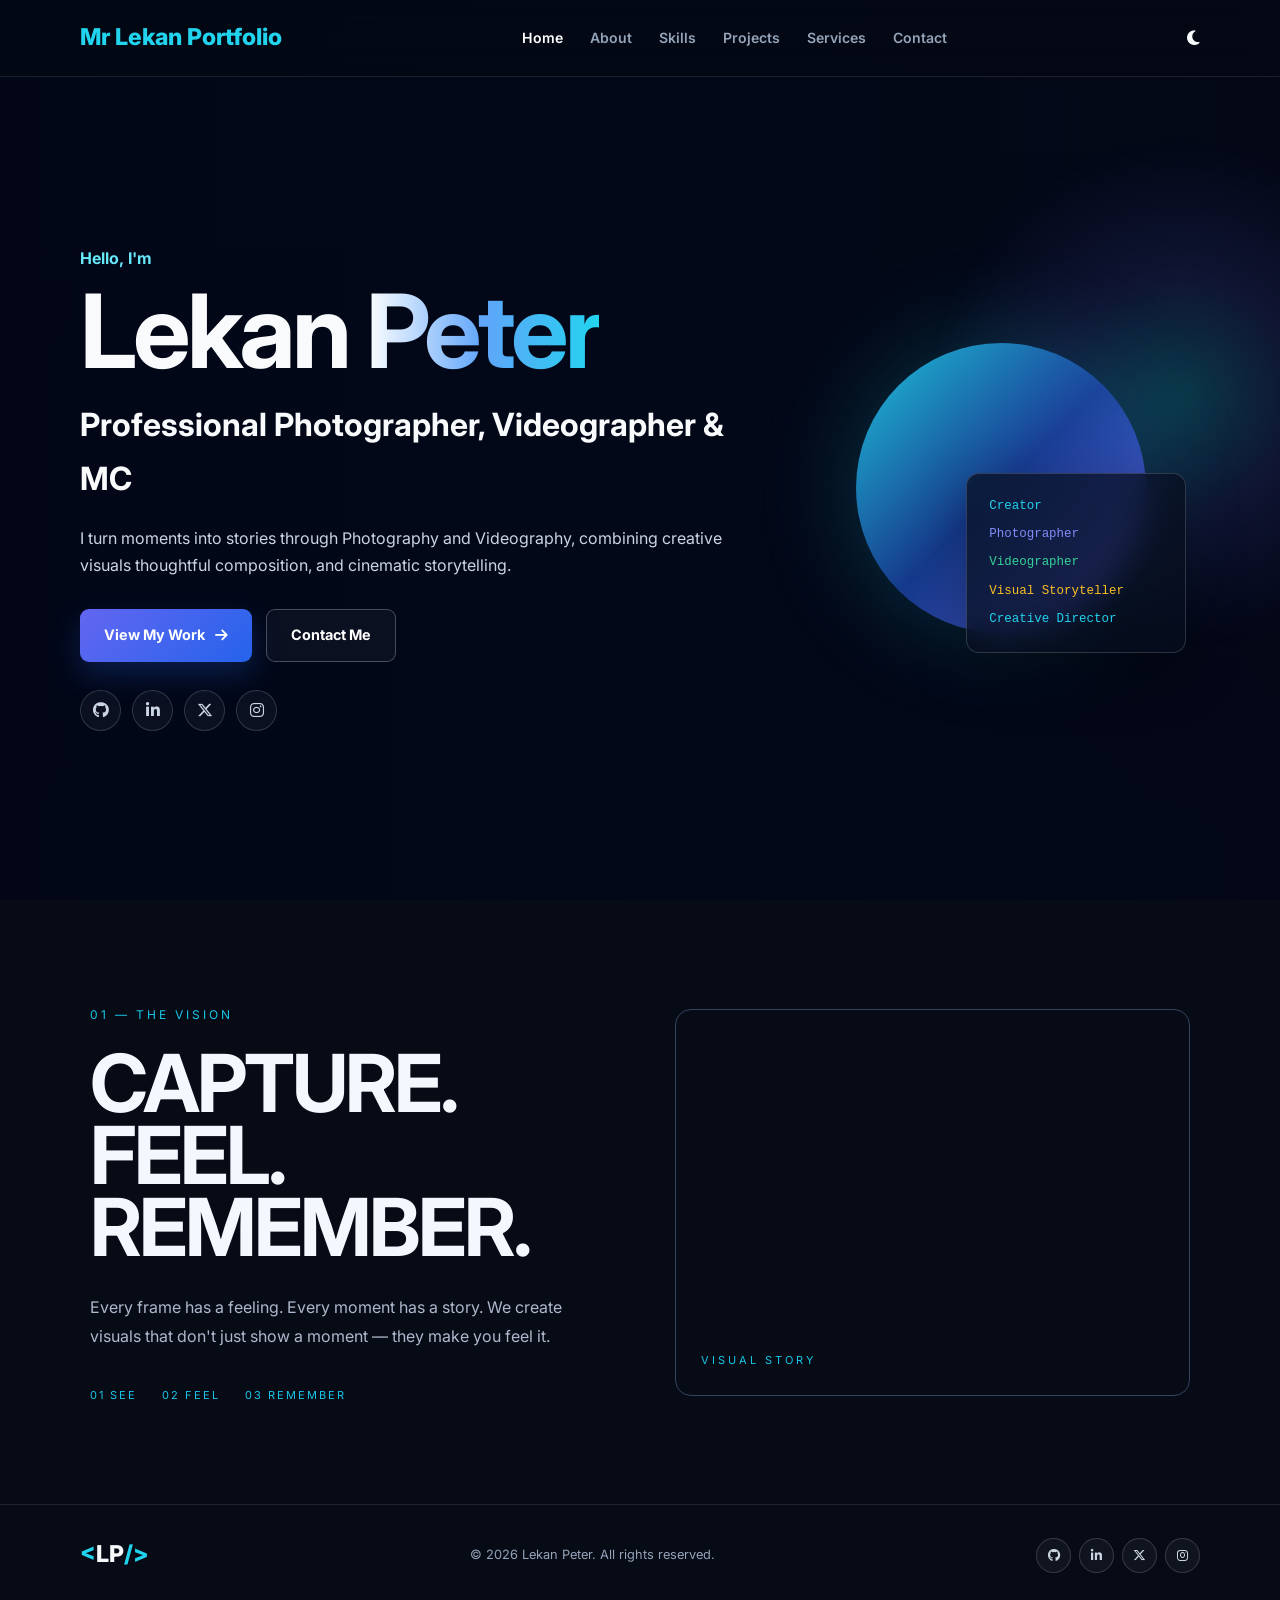
<file: index.html>
<!DOCTYPE html>
<html lang="en">
<head>
    <meta charset="UTF-8">
    <meta name="viewport" content="width=device-width, initial-scale=1.0">
    <meta name="description" content="Lekan Peter — Full-Stack Web Developer portfolio">
    <title>Home | Lekan Peter</title>
    <link rel="stylesheet" href="Portfolio.css">
    <link rel="preconnect" href="https://fonts.googleapis.com">
    <link rel="preconnect" href="https://fonts.gstatic.com" crossorigin>
    <link href="https://fonts.googleapis.com/css2?family=Inter:wght@400;500;600;700;800&display=swap" rel="stylesheet">
    <link rel="stylesheet" href="https://cdnjs.cloudflare.com/ajax/libs/font-awesome/6.5.2/css/all.min.css">
</head>
<body>
<header class="header">
    <nav class="navbar container">
        <a href="home.html" class="logo"><span>Mr Lekan Portfolio</span></a>
        <ul class="nav-links" id="navLinks">
            <li><a href="home.html" class="active">Home</a></li>
            <li><a href="about.html" class="">About</a></li>
            <li><a href="skills.html" class="">Skills</a></li>
            <li><a href="projects.html" class="">Projects</a></li>
            <li><a href="services.html" class="">Services</a></li>
            <li><a href="contact.html" class="">Contact</a></li>
        </ul>
        <div class="nav-actions">
            <button id="themeToggle" aria-label="Toggle theme"><i class="fas fa-moon"></i></button>
            <button class="menu-toggle" id="menuToggle" aria-label="Open menu"><i class="fas fa-bars"></i></button>
        </div>
    </nav>
</header>
<main>

        <video class="hero-video" autoplay muted loop playsinline preload="metadata">
            <source src="video/background2.mp4" type="video/mp4">
        </video>
        <div class="hero-video-overlay"></div>
        <div class="hero-glow"></div>
    

<section class="hero" id="home">
    <div class="hero-content">
        <div class="hero-text reveal">
            <p class="hero-intro">Hello, I'm</p>
            <h1>Lekan <span>Peter</span></h1>
            <h2>Professional Photographer, Videographer & MC</h2>
            <p class="hero-description">
                I turn moments into stories through Photography and Videography,
                combining creative visuals thoughtful composition, and cinematic storytelling.
            </p>
            <div class="hero-buttons">
                <a href="projects.html" class="btn btn-primary">View My Work <i class="fas fa-arrow-right"></i></a>
                <a href="contact.html" class="btn btn-outline">Contact Me</a>
            </div>
            <div class="social-links">
                <a href="#" aria-label="GitHub"><i class="fab fa-github"></i></a>
                <a href="#" aria-label="LinkedIn"><i class="fab fa-linkedin-in"></i></a>
                <a href="#" aria-label="X"><i class="fab fa-x-twitter"></i></a>
                <a href="#" aria-label="Instagram"><i class="fab fa-instagram"></i></a>
            </div>
        </div>
        <div class="hero-visual reveal">
            <div class="image-wrapper">
                <div class="image-circle"></div>
                <div class="code-card">
                    <span>Creator</span>
                    <span>Photographer</span>
                    <span>Videographer</span>
                    <span>Visual Storyteller</span>
                    <span>Creative Director</span>
                </div>
            </div>
        </div>
    </div>
</section>
<section class="vision-section">

    <div class="vision-content">

        <div class="vision-text">
            <span class="vision-label">01 — THE VISION</span>

            <h2>
                CAPTURE.<br>
                FEEL.<br>
                REMEMBER.
            </h2>

            <p>
                Every frame has a feeling.
                Every moment has a story.
                We create visuals that don't just show a moment —
                they make you feel it.
            </p>

            <div class="vision-numbers">
                <span>01 SEE</span>
                <span>02 FEEL</span>
                <span>03 REMEMBER</span>
            </div>
        </div>

        <div class="vision-image">
            <!-- Your image will go here later -->
        </div>

    </div>

</section>
</main>
<footer class="footer">
    <div class="container footer-content">
        <a href="home.html" class="logo"><span>&lt;</span>LP<span>/&gt;</span></a>
        <p>© <span id="year"></span> Lekan Peter. All rights reserved.</p>
        <div class="footer-socials">
            <a href="#" aria-label="GitHub"><i class="fab fa-github"></i></a>
            <a href="#" aria-label="LinkedIn"><i class="fab fa-linkedin-in"></i></a>
            <a href="#" aria-label="X"><i class="fab fa-x-twitter"></i></a>
            <a href="#" aria-label="Instagram"><i class="fab fa-instagram"></i></a>
        </div>
    </div>
</footer>
<script src="Portfolio.js"></script>
</body>
</html>
</file>
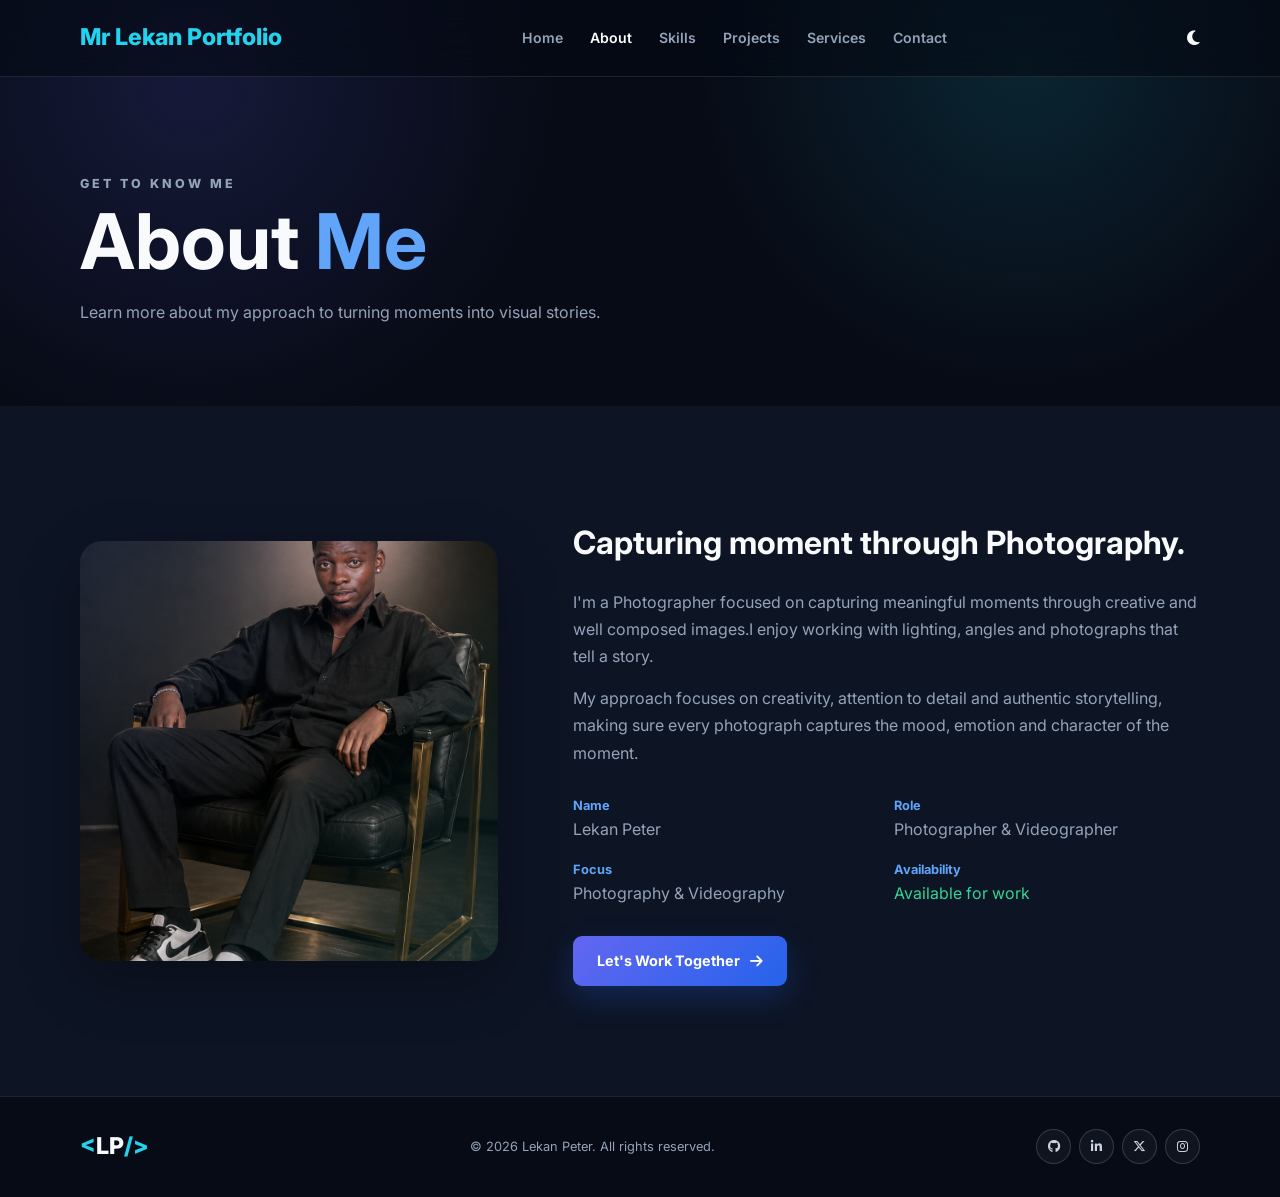
<file: about.html>
<!DOCTYPE html>
<html lang="en">
<head>
    <meta charset="UTF-8">
    <meta name="viewport" content="width=device-width, initial-scale=1.0">
    <meta name="description" content="Lekan Peter — Full-Stack Web Developer portfolio">
    <title>About | Lekan Peter</title>
    <link rel="stylesheet" href="Portfolio.css">
    <link rel="preconnect" href="https://fonts.googleapis.com">
    <link rel="preconnect" href="https://fonts.gstatic.com" crossorigin>
    <link href="https://fonts.googleapis.com/css2?family=Inter:wght@400;500;600;700;800&display=swap" rel="stylesheet">
    <link rel="stylesheet" href="https://cdnjs.cloudflare.com/ajax/libs/font-awesome/6.5.2/css/all.min.css">
</head>
<body>
<header class="header">
    <nav class="navbar container">
        <a href="home.html" class="logo"><span>Mr Lekan Portfolio</span></a>
        <ul class="nav-links" id="navLinks">
            <li><a href="index.html" class="">Home</a></li>
            <li><a href="about.html" class="active">About</a></li>
            <li><a href="skills.html" class="">Skills</a></li>
            <li><a href="projects.html" class="">Projects</a></li>
            <li><a href="services.html" class="">Services</a></li>
            <li><a href="contact.html" class="">Contact</a></li>
        </ul>
        <div class="nav-actions">
            <button id="themeToggle" aria-label="Toggle theme"><i class="fas fa-moon"></i></button>
            <button class="menu-toggle" id="menuToggle" aria-label="Open menu"><i class="fas fa-bars"></i></button>
        </div>
    </nav>
</header>
<main>


<section class="page-hero">
    <div class="container reveal">
        <p class="section-label">GET TO KNOW ME</p>
        <h1>About <span>Me</span></h1>
        <p>Learn more about my approach to turning moments into visual stories.</p>
    </div>
</section>
<section class="section content-surface">
    <div class="container">
        <div class="about-grid">
            <div class="about-image reveal">
                <div class="about-card">
                    <img src="Images/about-photo.png"alt="Lekan Peter">
                </div>
            </div>
            <div class="about-content reveal">
                <h3>Capturing moment through Photography.</h3>
                <p>
                    I'm a Photographer focused on capturing meaningful moments through
                    creative and well composed images.I enjoy working with lighting, angles
                    and photographs that tell a story. 
                </p>
                <p>
                    My approach focuses on creativity, attention to detail and authentic storytelling, making sure
                    every photograph captures the mood, emotion and character of the moment.
                </p>
                <div class="about-info">
                    <div><strong>Name</strong><span>Lekan Peter</span></div>
                    <div><strong>Role</strong><span>Photographer & Videographer</span></div>
                    <div><strong>Focus</strong><span>Photography & Videography</span></div>
                    <div><strong>Availability</strong><span class="available">Available for work</span></div>
                </div>
                <a href="contact.html" class="btn btn-primary">Let's Work Together <i class="fas fa-arrow-right"></i></a>
            </div>
        </div>
    </div>
</section>
</main>
<footer class="footer">
    <div class="container footer-content">
        <a href="home.html" class="logo"><span>&lt;</span>LP<span>/&gt;</span></a>
        <p>© <span id="year"></span> Lekan Peter. All rights reserved.</p>
        <div class="footer-socials">
            <a href="#" aria-label="GitHub"><i class="fab fa-github"></i></a>
            <a href="#" aria-label="LinkedIn"><i class="fab fa-linkedin-in"></i></a>
            <a href="#" aria-label="X"><i class="fab fa-x-twitter"></i></a>
            <a href="#" aria-label="Instagram"><i class="fab fa-instagram"></i></a>
        </div>
    </div>
</footer>
<script src="Portfolio.js"></script>
</body>
</html>
</file>
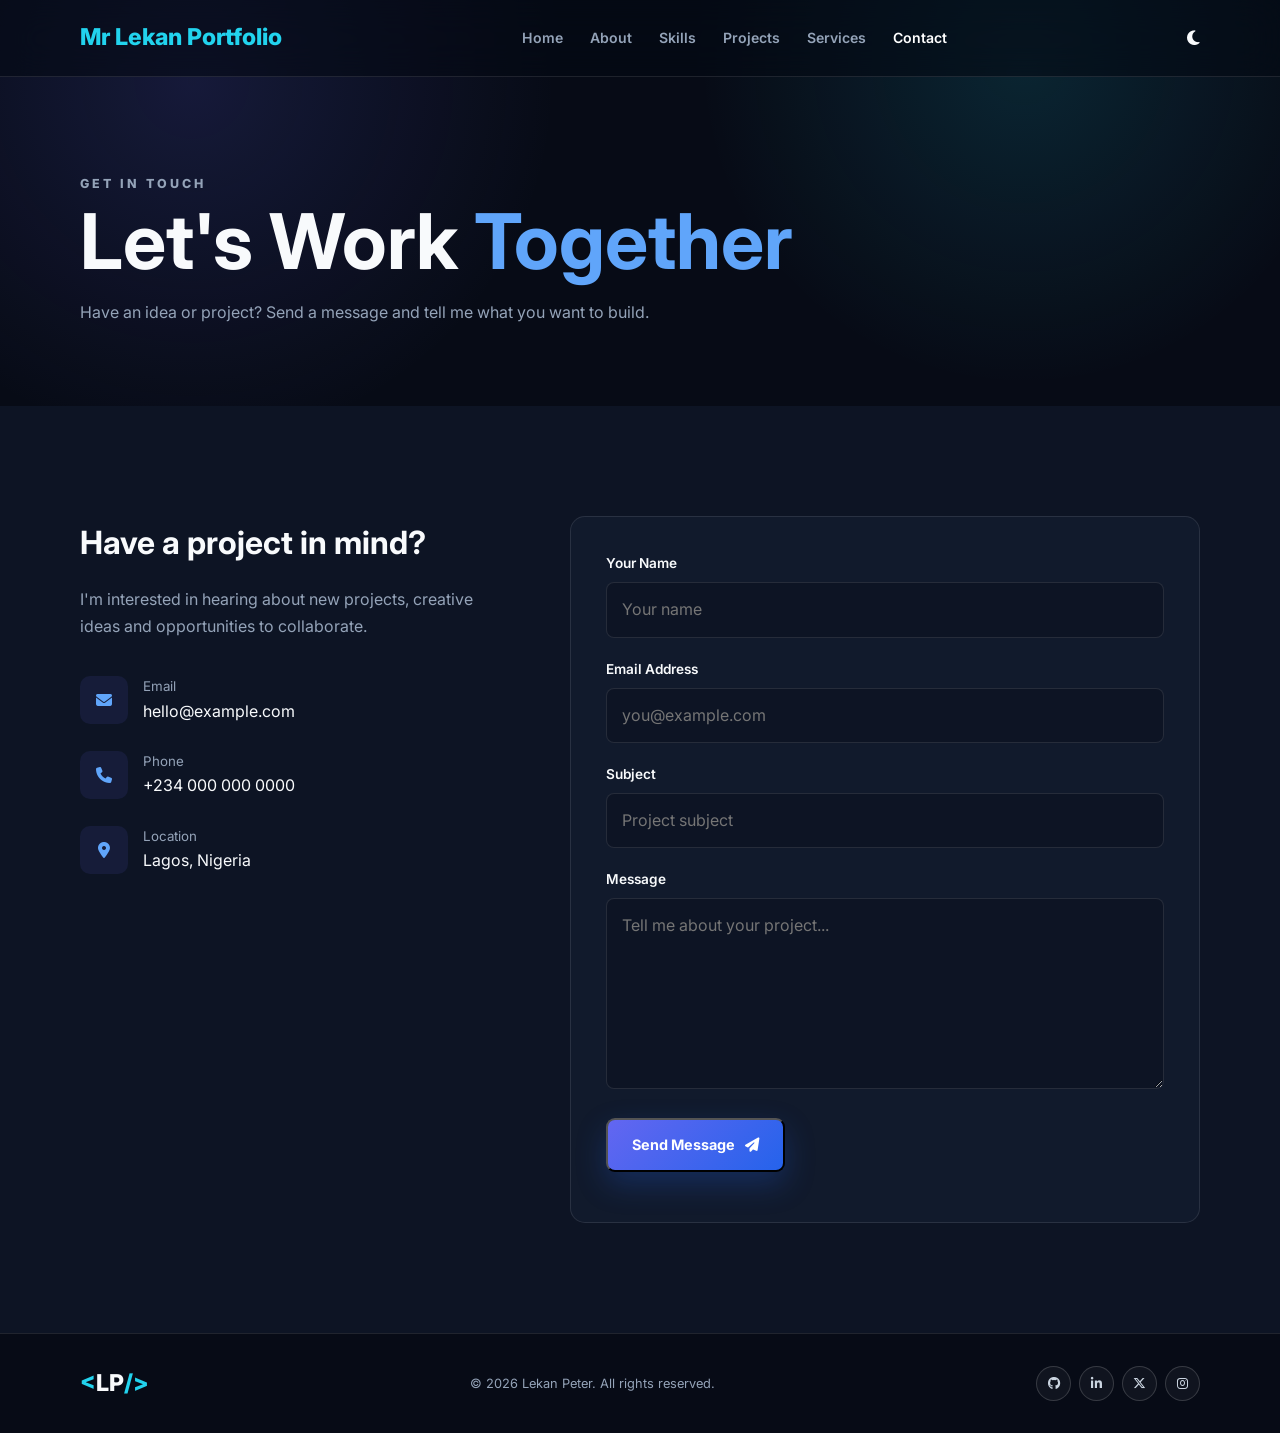
<file: contact.html>
<!DOCTYPE html>
<html lang="en">
<head>
    <meta charset="UTF-8">
    <meta name="viewport" content="width=device-width, initial-scale=1.0">
    <meta name="description" content="Lekan Peter — Full-Stack Web Developer portfolio">
    <title>Contact | Lekan Peter</title>
    <link rel="stylesheet" href="Portfolio.css">
    <link rel="preconnect" href="https://fonts.googleapis.com">
    <link rel="preconnect" href="https://fonts.gstatic.com" crossorigin>
    <link href="https://fonts.googleapis.com/css2?family=Inter:wght@400;500;600;700;800&display=swap" rel="stylesheet">
    <link rel="stylesheet" href="https://cdnjs.cloudflare.com/ajax/libs/font-awesome/6.5.2/css/all.min.css">
</head>
<body>
<header class="header">
    <nav class="navbar container">
        <a href="home.html" class="logo"><span>Mr Lekan Portfolio</span></a>
        <ul class="nav-links" id="navLinks">
            <li><a href="index.html" class="">Home</a></li>
            <li><a href="about.html" class="">About</a></li>
            <li><a href="skills.html" class="">Skills</a></li>
            <li><a href="projects.html" class="">Projects</a></li>
            <li><a href="services.html" class="">Services</a></li>
            <li><a href="contact.html" class="active">Contact</a></li>
        </ul>
        <div class="nav-actions">
            <button id="themeToggle" aria-label="Toggle theme"><i class="fas fa-moon"></i></button>
            <button class="menu-toggle" id="menuToggle" aria-label="Open menu"><i class="fas fa-bars"></i></button>
        </div>
    </nav>
</header>
<main>


<section class="page-hero">
    <div class="container reveal">
        <p class="section-label">GET IN TOUCH</p>
        <h1>Let's Work <span>Together</span></h1>
        <p>Have an idea or project? Send a message and tell me what you want to build.</p>
    </div>
</section>
<section class="section content-surface">
    <div class="container">
        <div class="contact-grid">
            <div class="contact-info reveal">
                <h3>Have a project in mind?</h3>
                <p>I'm interested in hearing about new projects, creative ideas and opportunities to collaborate.</p>
                <div class="contact-item"><div class="contact-icon"><i class="fas fa-envelope"></i></div><div><small>Email</small><a href="mailto:hello@example.com">hello@example.com</a></div></div>
                <div class="contact-item"><div class="contact-icon"><i class="fas fa-phone"></i></div><div><small>Phone</small><a href="tel:+234000000000">+234 000 000 0000</a></div></div>
                <div class="contact-item"><div class="contact-icon"><i class="fas fa-location-dot"></i></div><div><small>Location</small><span>Lagos, Nigeria</span></div></div>
            </div>
            <form class="contact-form reveal" id="contactForm">
                <div class="form-group"><label for="name">Your Name</label><input id="name" type="text" placeholder="Your name" required></div>
                <div class="form-group"><label for="email">Email Address</label><input id="email" type="email" placeholder="you@example.com" required></div>
                <div class="form-group"><label for="subject">Subject</label><input id="subject" type="text" placeholder="Project subject" required></div>
                <div class="form-group"><label for="message">Message</label><textarea id="message" rows="6" placeholder="Tell me about your project..." required></textarea></div>
                <button type="submit" class="btn btn-primary">Send Message <i class="fas fa-paper-plane"></i></button>
                <p class="form-message" id="formMessage"></p>
            </form>
        </div>
    </div>
</section>
</main>
<footer class="footer">
    <div class="container footer-content">
        <a href="home.html" class="logo"><span>&lt;</span>LP<span>/&gt;</span></a>
        <p>© <span id="year"></span> Lekan Peter. All rights reserved.</p>
        <div class="footer-socials">
            <a href="#" aria-label="GitHub"><i class="fab fa-github"></i></a>
            <a href="#" aria-label="LinkedIn"><i class="fab fa-linkedin-in"></i></a>
            <a href="#" aria-label="X"><i class="fab fa-x-twitter"></i></a>
            <a href="#" aria-label="Instagram"><i class="fab fa-instagram"></i></a>
        </div>
    </div>
</footer>
<script src="Portfolio.js"></script>
</body>
</html>
</file>
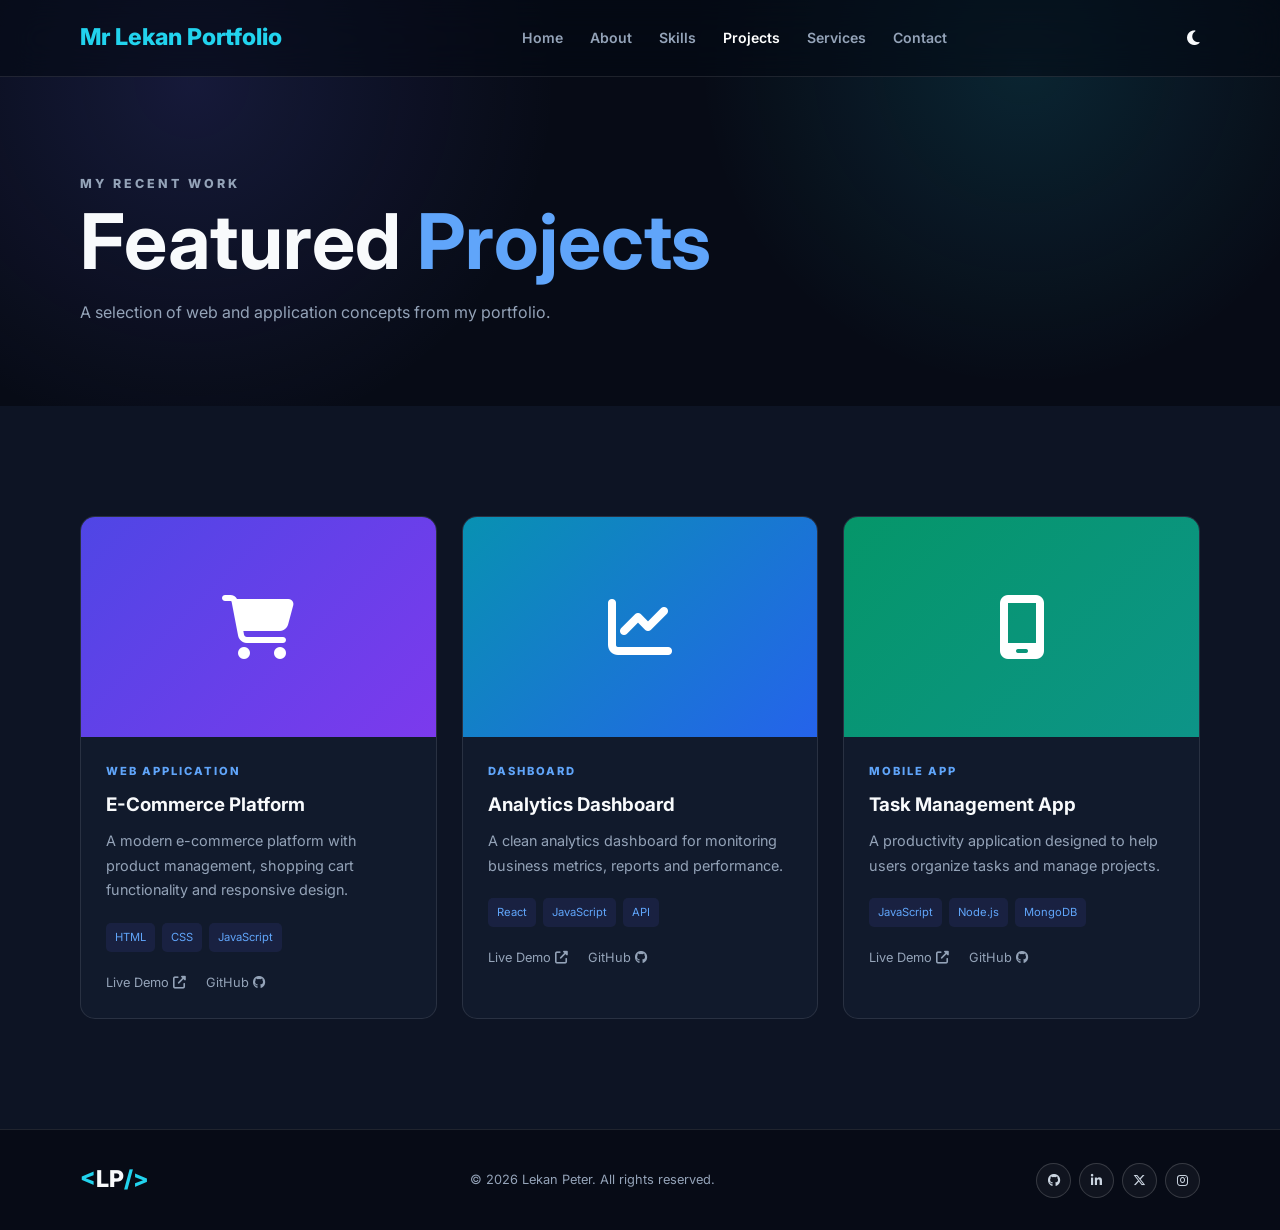
<file: projects.html>
<!DOCTYPE html>
<html lang="en">
<head>
    <meta charset="UTF-8">
    <meta name="viewport" content="width=device-width, initial-scale=1.0">
    <meta name="description" content="Lekan Peter — Full-Stack Web Developer portfolio">
    <title>Projects | Lekan Peter</title>
    <link rel="stylesheet" href="Portfolio.css">
    <link rel="preconnect" href="https://fonts.googleapis.com">
    <link rel="preconnect" href="https://fonts.gstatic.com" crossorigin>
    <link href="https://fonts.googleapis.com/css2?family=Inter:wght@400;500;600;700;800&display=swap" rel="stylesheet">
    <link rel="stylesheet" href="https://cdnjs.cloudflare.com/ajax/libs/font-awesome/6.5.2/css/all.min.css">
</head>
<body>
<header class="header">
    <nav class="navbar container">
        <a href="home.html" class="logo"><span>Mr Lekan Portfolio</span></a>
        <ul class="nav-links" id="navLinks">
            <li><a href="index.html" class="">Home</a></li>
            <li><a href="about.html" class="">About</a></li>
            <li><a href="skills.html" class="">Skills</a></li>
            <li><a href="projects.html" class="active">Projects</a></li>
            <li><a href="services.html" class="">Services</a></li>
            <li><a href="contact.html" class="">Contact</a></li>
        </ul>
        <div class="nav-actions">
            <button id="themeToggle" aria-label="Toggle theme"><i class="fas fa-moon"></i></button>
            <button class="menu-toggle" id="menuToggle" aria-label="Open menu"><i class="fas fa-bars"></i></button>
        </div>
    </nav>
</header>
<main>


<section class="page-hero">
    <div class="container reveal">
        <p class="section-label">MY RECENT WORK</p>
        <h1>Featured <span>Projects</span></h1>
        <p>A selection of web and application concepts from my portfolio.</p>
    </div>
</section>
<section class="section content-surface">
    <div class="container">
        <div class="projects-grid">
            <article class="project-card reveal"><div class="project-image project-one"><i class="fas fa-shopping-cart"></i></div><div class="project-content"><p class="project-type">WEB APPLICATION</p><h3>E-Commerce Platform</h3><p>A modern e-commerce platform with product management, shopping cart functionality and responsive design.</p><div class="project-tech"><span>HTML</span><span>CSS</span><span>JavaScript</span></div><div class="project-links"><a href="#">Live Demo <i class="fas fa-external-link-alt"></i></a><a href="#">GitHub <i class="fab fa-github"></i></a></div></div></article>
            <article class="project-card reveal"><div class="project-image project-two"><i class="fas fa-chart-line"></i></div><div class="project-content"><p class="project-type">DASHBOARD</p><h3>Analytics Dashboard</h3><p>A clean analytics dashboard for monitoring business metrics, reports and performance.</p><div class="project-tech"><span>React</span><span>JavaScript</span><span>API</span></div><div class="project-links"><a href="#">Live Demo <i class="fas fa-external-link-alt"></i></a><a href="#">GitHub <i class="fab fa-github"></i></a></div></div></article>
            <article class="project-card reveal"><div class="project-image project-three"><i class="fas fa-mobile-screen"></i></div><div class="project-content"><p class="project-type">MOBILE APP</p><h3>Task Management App</h3><p>A productivity application designed to help users organize tasks and manage projects.</p><div class="project-tech"><span>JavaScript</span><span>Node.js</span><span>MongoDB</span></div><div class="project-links"><a href="#">Live Demo <i class="fas fa-external-link-alt"></i></a><a href="#">GitHub <i class="fab fa-github"></i></a></div></div></article>
        </div>
    </div>
</section>
</main>
<footer class="footer">
    <div class="container footer-content">
        <a href="home.html" class="logo"><span>&lt;</span>LP<span>/&gt;</span></a>
        <p>© <span id="year"></span> Lekan Peter. All rights reserved.</p>
        <div class="footer-socials">
            <a href="#" aria-label="GitHub"><i class="fab fa-github"></i></a>
            <a href="#" aria-label="LinkedIn"><i class="fab fa-linkedin-in"></i></a>
            <a href="#" aria-label="X"><i class="fab fa-x-twitter"></i></a>
            <a href="#" aria-label="Instagram"><i class="fab fa-instagram"></i></a>
        </div>
    </div>
</footer>
<script src="Portfolio.js"></script>
</body>
</html>
</file>
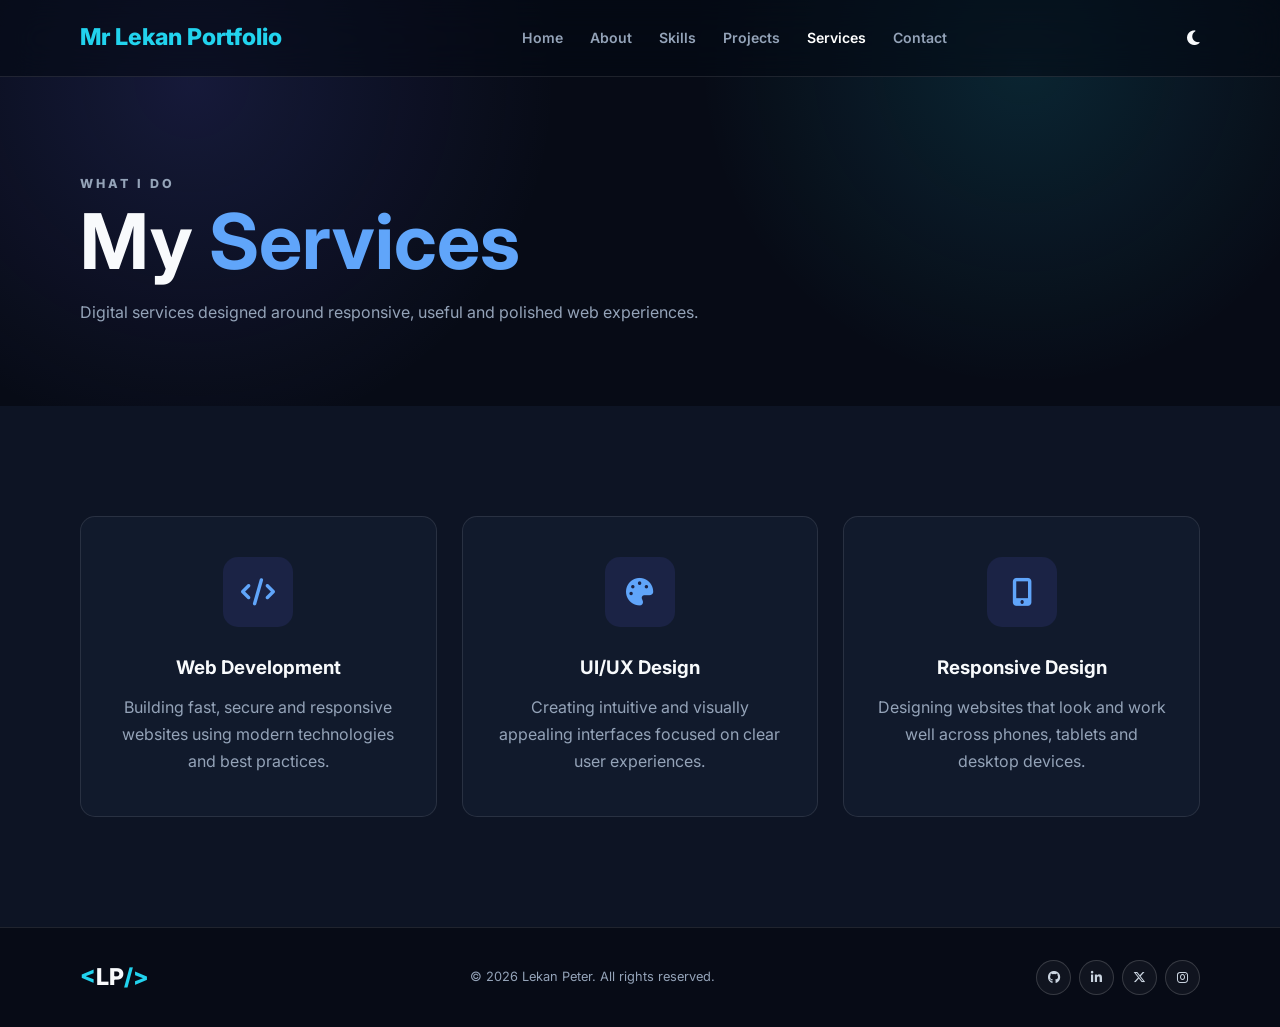
<file: services.html>
<!DOCTYPE html>
<html lang="en">
<head>
    <meta charset="UTF-8">
    <meta name="viewport" content="width=device-width, initial-scale=1.0">
    <meta name="description" content="Lekan Peter — Full-Stack Web Developer portfolio">
    <title>Services | Lekan Peter</title>
    <link rel="stylesheet" href="Portfolio.css">
    <link rel="preconnect" href="https://fonts.googleapis.com">
    <link rel="preconnect" href="https://fonts.gstatic.com" crossorigin>
    <link href="https://fonts.googleapis.com/css2?family=Inter:wght@400;500;600;700;800&display=swap" rel="stylesheet">
    <link rel="stylesheet" href="https://cdnjs.cloudflare.com/ajax/libs/font-awesome/6.5.2/css/all.min.css">
</head>
<body>
<header class="header">
    <nav class="navbar container">
        <a href="home.html" class="logo"><span>Mr Lekan Portfolio</span></a>
        <ul class="nav-links" id="navLinks">
            <li><a href="index.html" class="">Home</a></li>
            <li><a href="about.html" class="">About</a></li>
            <li><a href="skills.html" class="">Skills</a></li>
            <li><a href="projects.html" class="">Projects</a></li>
            <li><a href="services.html" class="active">Services</a></li>
            <li><a href="contact.html" class="">Contact</a></li>
        </ul>
        <div class="nav-actions">
            <button id="themeToggle" aria-label="Toggle theme"><i class="fas fa-moon"></i></button>
            <button class="menu-toggle" id="menuToggle" aria-label="Open menu"><i class="fas fa-bars"></i></button>
        </div>
    </nav>
</header>
<main>


<section class="page-hero">
    <div class="container reveal">
        <p class="section-label">WHAT I DO</p>
        <h1>My <span>Services</span></h1>
        <p>Digital services designed around responsive, useful and polished web experiences.</p>
    </div>
</section>
<section class="section content-surface">
    <div class="container">
        <div class="services-grid">
            <div class="service-card reveal"><div class="service-icon"><i class="fas fa-code"></i></div><h3>Web Development</h3><p>Building fast, secure and responsive websites using modern technologies and best practices.</p></div>
            <div class="service-card reveal"><div class="service-icon"><i class="fas fa-palette"></i></div><h3>UI/UX Design</h3><p>Creating intuitive and visually appealing interfaces focused on clear user experiences.</p></div>
            <div class="service-card reveal"><div class="service-icon"><i class="fas fa-mobile-alt"></i></div><h3>Responsive Design</h3><p>Designing websites that look and work well across phones, tablets and desktop devices.</p></div>
        </div>
    </div>
</section>
</main>
<footer class="footer">
    <div class="container footer-content">
        <a href="home.html" class="logo"><span>&lt;</span>LP<span>/&gt;</span></a>
        <p>© <span id="year"></span> Lekan Peter. All rights reserved.</p>
        <div class="footer-socials">
            <a href="#" aria-label="GitHub"><i class="fab fa-github"></i></a>
            <a href="#" aria-label="LinkedIn"><i class="fab fa-linkedin-in"></i></a>
            <a href="#" aria-label="X"><i class="fab fa-x-twitter"></i></a>
            <a href="#" aria-label="Instagram"><i class="fab fa-instagram"></i></a>
        </div>
    </div>
</footer>
<script src="Portfolio.js"></script>
</body>
</html>
</file>
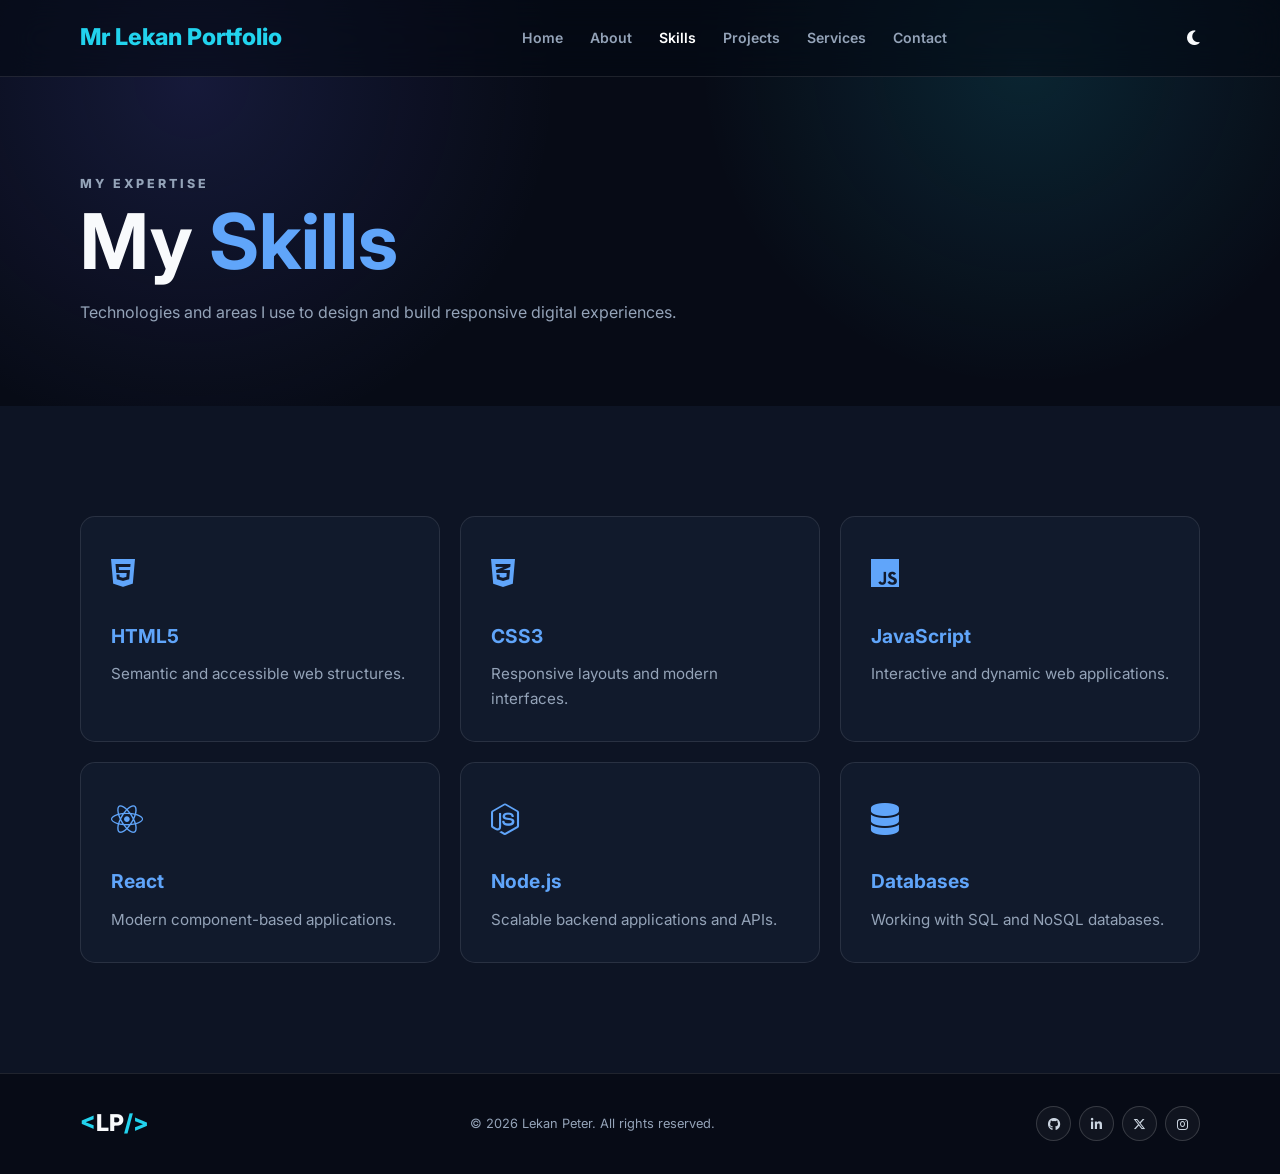
<file: skills.html>
<!DOCTYPE html>
<html lang="en">
<head>
    <meta charset="UTF-8">
    <meta name="viewport" content="width=device-width, initial-scale=1.0">
    <meta name="description" content="Lekan Peter — Full-Stack Web Developer portfolio">
    <title>Skills | Lekan Peter</title>
    <link rel="stylesheet" href="Portfolio.css">
    <link rel="preconnect" href="https://fonts.googleapis.com">
    <link rel="preconnect" href="https://fonts.gstatic.com" crossorigin>
    <link href="https://fonts.googleapis.com/css2?family=Inter:wght@400;500;600;700;800&display=swap" rel="stylesheet">
    <link rel="stylesheet" href="https://cdnjs.cloudflare.com/ajax/libs/font-awesome/6.5.2/css/all.min.css">
</head>
<body>
<header class="header">
    <nav class="navbar container">
        <a href="home.html" class="logo"><span>Mr Lekan Portfolio</span></a>
        <ul class="nav-links" id="navLinks">
            <li><a href="index.html" class="">Home</a></li>
            <li><a href="about.html" class="">About</a></li>
            <li><a href="skills.html" class="active">Skills</a></li>
            <li><a href="projects.html" class="">Projects</a></li>
            <li><a href="services.html" class="">Services</a></li>
            <li><a href="contact.html" class="">Contact</a></li>
        </ul>
        <div class="nav-actions">
            <button id="themeToggle" aria-label="Toggle theme"><i class="fas fa-moon"></i></button>
            <button class="menu-toggle" id="menuToggle" aria-label="Open menu"><i class="fas fa-bars"></i></button>
        </div>
    </nav>
</header>
<main>


<section class="page-hero">
    <div class="container reveal">
        <p class="section-label">MY EXPERTISE</p>
        <h1>My <span>Skills</span></h1>
        <p>Technologies and areas I use to design and build responsive digital experiences.</p>
    </div>
</section>
<section class="section content-surface">
    <div class="container">
        <div class="skills-grid">
            <div class="skill-card reveal"><div class="skill-icon"><i class="fab fa-html5"></i></div><h3>HTML5</h3><p>Semantic and accessible web structures.</p><div class="skill-bar"><span style="width:95%"></span></div><small>95%</small></div>
            <div class="skill-card reveal"><div class="skill-icon"><i class="fab fa-css3-alt"></i></div><h3>CSS3</h3><p>Responsive layouts and modern interfaces.</p><div class="skill-bar"><span style="width:90%"></span></div><small>90%</small></div>
            <div class="skill-card reveal"><div class="skill-icon"><i class="fab fa-js"></i></div><h3>JavaScript</h3><p>Interactive and dynamic web applications.</p><div class="skill-bar"><span style="width:88%"></span></div><small>88%</small></div>
            <div class="skill-card reveal"><div class="skill-icon"><i class="fab fa-react"></i></div><h3>React</h3><p>Modern component-based applications.</p><div class="skill-bar"><span style="width:85%"></span></div><small>85%</small></div>
            <div class="skill-card reveal"><div class="skill-icon"><i class="fab fa-node-js"></i></div><h3>Node.js</h3><p>Scalable backend applications and APIs.</p><div class="skill-bar"><span style="width:82%"></span></div><small>82%</small></div>
            <div class="skill-card reveal"><div class="skill-icon"><i class="fas fa-database"></i></div><h3>Databases</h3><p>Working with SQL and NoSQL databases.</p><div class="skill-bar"><span style="width:80%"></span></div><small>80%</small></div>
        </div>
    </div>
</section>
</main>
<footer class="footer">
    <div class="container footer-content">
        <a href="home.html" class="logo"><span>&lt;</span>LP<span>/&gt;</span></a>
        <p>© <span id="year"></span> Lekan Peter. All rights reserved.</p>
        <div class="footer-socials">
            <a href="#" aria-label="GitHub"><i class="fab fa-github"></i></a>
            <a href="#" aria-label="LinkedIn"><i class="fab fa-linkedin-in"></i></a>
            <a href="#" aria-label="X"><i class="fab fa-x-twitter"></i></a>
            <a href="#" aria-label="Instagram"><i class="fab fa-instagram"></i></a>
        </div>
    </div>
</footer>
<script src="Portfolio.js"></script>
</body>
</html>
</file>
<file: Portfolio.css>
/* =========================================================
   LEKAN PETER PORTFOLIO
   One shared stylesheet for all pages
========================================================= */

*{margin:0;padding:0;box-sizing:border-box}
html{scroll-behavior:smooth}
body{
    font-family:"Inter",sans-serif;
    background:#070b16;
    color:#f8fafc;
    line-height:1.7;
    overflow-x:hidden;
    transition:.3s ease;
}
body
a{text-decoration:none;color:inherit}
button,input,textarea{font:inherit}
button{cursor:pointer}
img{max-width:100%;display:block}

:root{
    --primary:#6366f1;
    --primary-light:#60a5fa;
    --cyan:#22d3ee;
    --bg:#070b16;
    --surface:#0d1424;
    --card:#111a2c;
    --text:#f8fafc;
    --muted:#94a3b8;
    --border:rgba(255,255,255,.10);
    --shadow:0 20px 60px rgba(0,0,0,.30);
    --transition:.3s ease;
}
.light-theme{
    --bg:#f7f9fc;
    --surface:#fff;
    --card:#fff;
    --text:#111827;
    --muted:#64748b;
    --border:rgba(15,23,42,.10);
}

.container{width:min(1120px,90%);margin:auto}
.section{padding:110px 0}
.section-heading{text-align:center;margin-bottom:55px}
.section-label{
    color:var(--primary-light);
    font-size:.78rem;font-weight:800;letter-spacing:3px;margin-bottom:10px
}
.section-heading h2{font-size:clamp(2rem,5vw,3rem);line-height:1.15}
.section-heading h2 span{color:var(--primary-light)}

/* HEADER */
.header{
    position:fixed;top:0;left:0;width:100%;z-index:1000;
    background:rgba(5,9,20,.58);
    backdrop-filter:blur(18px);
    -webkit-backdrop-filter:blur(18px);
    border-bottom:1px solid var(--border)
}
.light-theme .header{background:rgba(255,255,255,.78)}
.navbar{
    height:76px;display:flex;align-items:center;justify-content:space-between;gap:20px
}
.logo{font-size:1.45rem;font-weight:800;white-space:nowrap}
.logo span{color:var(--cyan)}
.nav-links{display:flex;align-items:center;gap:27px;list-style:none}
.nav-links a{
    color:var(--muted);font-size:.88rem;font-weight:600;transition:var(--transition)
}
.nav-links a:hover,.nav-links a.active{color:#fff}
.light-theme .nav-links a:hover,.light-theme .nav-links a.active{color:var(--primary)}
.nav-actions{display:flex;align-items:center;gap:15px}
#themeToggle,.menu-toggle{
    border:0;background:transparent;color:var(--text);font-size:1.05rem
}
.menu-toggle{display:none}

/* HERO WITH FULL-SCREEN VIDEO */
.hero{
    min-height:100vh;position:relative;display:flex;align-items:center;
    overflow:hidden;isolation:isolate;padding-top:76px
}
.hero-video{
    position:absolute;inset:0;width:100%;height:100%;
    min-width: 100%;min-height: 100%;object-fit:cover;object-position:center;z-index:-1;
}
.hero-video-overlay{
    position:absolute;inset:0;z-index:-2;
    background:
      linear-gradient(90deg,rgba(2,6,23,.94) 0%,rgba(2,8,25,.78) 42%,rgba(2,6,23,.43) 100%),
      linear-gradient(0deg,rgba(2,6,23,.62),rgba(2,6,23,.18))
}
.hero-glow{
    position:absolute;width:520px;height:520px;border-radius:50%;
    right:-160px;top:15%;z-index:-1;
    background:radial-gradient(circle,rgba(34,211,238,.24),rgba(99,102,241,.12),transparent 68%);
    filter:blur(8px);pointer-events:none
}
.hero-content{
    width:min(1120px,90%);margin:auto;
    display:grid;grid-template-columns:1.25fr .75fr;align-items:center;gap:60px
}
.hero-text{max-width:700px}
.hero-intro{color:#67e8f9;font-weight:700;margin-bottom:10px}
.hero h1{
    font-size:clamp(3.3rem,8vw,6.5rem);line-height:.95;
    letter-spacing:-4px;margin:5px 0 18px
}
.hero h1 span{
    background:linear-gradient(90deg,#fff,#60a5fa,#22d3ee);
    -webkit-background-clip:text;background-clip:text;color:transparent
}
.hero h2{font-size:clamp(1.35rem,3vw,2rem);margin-bottom:18px}
.hero-description{max-width:650px;color:#cbd5e1;font-size:1rem}
.hero-buttons{display:flex;gap:14px;flex-wrap:wrap;margin-top:30px}
.btn{
    display:inline-flex;align-items:center;justify-content:center;gap:10px;
    padding:13px 24px;border-radius:9px;font-size:.9rem;font-weight:700;
    transition:var(--transition)
}
.btn-primary{color:#fff;background:linear-gradient(135deg,#6366f1,#2563eb);box-shadow:0 12px 30px rgba(37,99,235,.25)}
.btn-primary:hover{transform:translateY(-3px);box-shadow:0 18px 35px rgba(37,99,235,.35)}
.btn-outline{border:1px solid rgba(255,255,255,.25);background:rgba(255,255,255,.04);color:#fff}
.btn-outline:hover{border-color:#67e8f9;color:#67e8f9;transform:translateY(-3px)}
.social-links{display:flex;gap:11px;margin-top:28px}
.social-links a,.footer-socials a{
    width:41px;height:41px;display:grid;place-items:center;
    border:1px solid rgba(255,255,255,.16);border-radius:50%;
    color:#cbd5e1;background:rgba(255,255,255,.04);transition:var(--transition)
}
.social-links a:hover,.footer-socials a:hover{
    background:var(--primary);border-color:var(--primary);color:#fff;transform:translateY(-3px)
}

/* HERO VISUAL */
.hero-visual{display:flex;justify-content:center;align-items:center}
.image-wrapper{width:370px;height:370px;position:relative;display:grid;place-items:center}
.image-circle{
    width:290px;height:290px;border-radius:50%;
    background:linear-gradient(135deg,rgba(34,211,238,.92),rgba(37,99,235,.55),rgba(99,102,241,.85));
    box-shadow:0 0 100px rgba(34,211,238,.22);
    animation:float 5s ease-in-out infinite
}
.code-card{
    position:absolute;right:0;bottom:20px;width:220px;padding:22px;
    display:flex;flex-direction:column;gap:7px;border-radius:13px;
    background:rgba(8,15,30,.72);border:1px solid rgba(255,255,255,.16);
    backdrop-filter:blur(14px);box-shadow:var(--shadow);
    font-family:monospace;font-size:.78rem
}
.code-card span:first-child,.code-card span:last-child{color:#22d3ee}
.code-card span:nth-child(2){color:#818cf8}
.code-card span:nth-child(3){color:#34d399}
.code-card span:nth-child(4){color:#fbbf24}
@keyframes float{0%,100%{transform:translateY(0)}50%{transform:translateY(-14px)}}
.scroll-down{
    position:absolute;bottom:25px;left:50%;transform:translateX(-50%);
    display:flex;flex-direction:column;align-items:center;gap:3px;
    color:#cbd5e1;font-size:.7rem
}
.scroll-down i{animation:bounce 1.5s infinite}
@keyframes bounce{50%{transform:translateY(5px)}}

/* INTERNAL PAGES */
.page-hero{
    padding:155px 0 80px;
    background:
      radial-gradient(circle at 80% 15%,rgba(34,211,238,.13),transparent 30%),
      radial-gradient(circle at 15% 20%,rgba(99,102,241,.16),transparent 32%),
      var(--bg)
}
.page-hero h1{font-size:clamp(2.7rem,6vw,5rem);line-height:1}
.page-hero h1 span{color:var(--primary-light)}
.page-hero p{max-width:700px;color:var(--muted);margin-top:18px}
.content-surface{background:var(--surface)}

/* ABOUT */
.about-grid{display:grid;grid-template-columns:.8fr 1.2fr;gap:75px;align-items:center}
.about-card{
    position: relative;
    height: 420px;
    border-radius: 22px;
    overflow: hidden;
    background: #111827;
    box-shadow: var(--shadow);
}
.about-card::after {
    content: "";
    position: absolute;
    inset: 0;
    background: linear-gradient(135deg, rgba(37, 99, 235, 0.15), transparent 50%, rgba(34, 211, 238, 0.12));
}
.about-card img {
    width: 100%;
    height: 100%;
    object-fit: cover;
    object-fit: center 25%;
    display: block;
    transform: scale(1);
    transition: transform 0.7s ease;
}
/* Zoom when mouse enters the image */
.about-card hover img {
    transform: scale(1.15);
}
.about-content h3{font-size:2rem;margin-bottom:18px}
.about-content p{color:var(--muted);margin-bottom:15px}
.about-info{display:grid;grid-template-columns:1fr 1fr;gap:15px;margin:28px 0}
.about-info div{display:flex;flex-direction:column}
.about-info strong{font-size:.8rem;color:var(--primary-light)}
.about-info span{color:var(--muted)}
.available{color:#34d399!important}

/* SKILLS */
.skills-grid{display:grid;grid-template-columns:repeat(3,1fr);gap:20px;width: 100%;}
.skill-card{
    padding:30px;border:1px solid var(--border);border-radius:15px;
    background:var(--card);transition:var(--transition);box-sizing: border-box;
}
.skill-card:hover,.project-card:hover,.service-card:hover{transform:translateY(-7px);box-shadow:var(--shadow)}
.skill-icon{font-size: 32px;color:var(--primary-light);margin-bottom:18px}
.skill-card h3{font-size: 1.2rem;margin-bottom: 10px;color: var(--primary-light);}
.skill-card p{color:var(--muted);font-size: 0.95rem;line-height: 1.6;}
.skill-bar,
.skill-card small{display: none;}
/* Mobile */
@media (max-width: 768px) {
    .skills-grid {
        grid-template-columns: 1fr;
        gap: 18px;
    }
    .skill-card {
        width: 100%;
    }
}

/* PROJECTS */
.projects-grid{display:grid;grid-template-columns:repeat(3,1fr);gap:25px}
.project-card{
    overflow:hidden;border:1px solid var(--border);border-radius:15px;
    background:var(--card);transition:var(--transition)
}
.project-image{height:220px;display:grid;place-items:center;font-size:4rem;color:#fff}
.project-one{background:linear-gradient(135deg,#4f46e5,#7c3aed)}
.project-two{background:linear-gradient(135deg,#0891b2,#2563eb)}
.project-three{background:linear-gradient(135deg,#059669,#0d9488)}
.project-content{padding:25px}
.project-type{color:var(--primary-light);font-size:.7rem;font-weight:800;letter-spacing:2px}
.project-content h3{margin:8px 0}
.project-content>p:not(.project-type){color:var(--muted);font-size:.9rem}
.project-tech{display:flex;gap:7px;flex-wrap:wrap;margin:20px 0}
.project-tech span{padding:5px 9px;border-radius:5px;background:rgba(99,102,241,.1);color:var(--primary-light);font-size:.7rem}
.project-links{display:flex;gap:20px}
.project-links a{color:var(--muted);font-size:.8rem}
.project-links a:hover{color:var(--primary-light)}

/* SERVICES */
.services-grid{display:grid;grid-template-columns:repeat(3,1fr);gap:25px}
.service-card{
    padding:40px 30px;text-align:center;border:1px solid var(--border);
    border-radius:15px;background:var(--card);transition:var(--transition)
}
.service-icon{
    width:70px;height:70px;margin:0 auto 25px;display:grid;place-items:center;
    border-radius:15px;background:rgba(99,102,241,.12);color:var(--primary-light);font-size:1.7rem
}
.service-card p{color:var(--muted);margin-top:10px}

/* CONTACT */
.contact-grid{display:grid;grid-template-columns:.8fr 1.2fr;gap:70px}
.contact-info h3{font-size:2rem;margin-bottom:15px}
.contact-info>p{color:var(--muted);margin-bottom:35px}
.contact-item{display:flex;gap:15px;align-items:center;margin-bottom:25px}
.contact-icon{
    width:48px;height:48px;flex-shrink:0;display:grid;place-items:center;
    border-radius:10px;background:rgba(99,102,241,.1);color:var(--primary-light)
}
.contact-item small{display:block;color:var(--muted)}
.contact-form{
    padding:35px;border:1px solid var(--border);border-radius:15px;background:var(--card)
}
.form-group{margin-bottom:20px}
.form-group label{display:block;margin-bottom:7px;font-size:.85rem;font-weight:600}
.form-group input,.form-group textarea{
    width:100%;padding:13px 15px;border:1px solid var(--border);border-radius:8px;
    outline:none;background:var(--surface);color:var(--text);resize:vertical
}
.form-group input:focus,.form-group textarea:focus{border-color:var(--primary)}
.form-message{margin-top:15px;font-size:.85rem}

/* FOOTER */
.footer{padding:30px 0;border-top:1px solid var(--border);background:var(--bg)}
.footer-content{display:flex;justify-content:space-between;align-items:center;gap:20px}
.footer p{color:var(--muted);font-size:.8rem}
.footer-socials{display:flex;gap:8px}
.footer-socials a{width:35px;height:35px;font-size:.8rem}

/* REVEAL */
.reveal{opacity:0;transform:translateY(25px);transition:opacity .7s ease,transform .7s ease}
.reveal.active{opacity:1;transform:translateY(0)}

/* RESPONSIVE */
@media(max-width:900px){
    .hero-content,.about-grid,.contact-grid{grid-template-columns:1fr}
    .hero-text{text-align:center;margin:auto}
    .hero-description{margin:auto}
    .hero-buttons,.social-links{justify-content:center}
    .hero-visual{margin-top:15px}
    .image-wrapper{width:310px;height:310px}
    .image-circle{width:235px;height:235px}
    .skills-grid,.projects-grid,.services-grid{grid-template-columns:repeat(2,1fr)}
}
@media(max-width:700px){
    .nav-links{
        position:fixed;top:76px;left:-100%;width:100%;padding:28px;
        flex-direction:column;align-items:center;background:rgba(7,11,22,.97);
        backdrop-filter:blur(18px);transition:.3s ease;border-bottom:1px solid var(--border)
    }
    .light-theme .nav-links{background:rgba(255,255,255,.98)}
    .nav-links.active{left:0}
    .menu-toggle{display:block}
    .hero{padding-top:76px}
    .hero-content{gap:35px}
    .hero h1{font-size:clamp(3rem,15vw,5rem);letter-spacing:-3px}
    .hero-description{font-size:.93rem}
    .image-wrapper{width:270px;height:270px}
    .image-circle{width:205px;height:205px}
    .code-card{width:185px;padding:17px;font-size:.7rem}
    .section{padding:80px 0}
    .about-info{grid-template-columns:1fr}
    .skills-grid,.projects-grid,.services-grid{grid-template-columns:1fr}
    .contact-grid{gap:40px}
    .footer-content{flex-direction:column;text-align:center}
    .page-hero{padding:130px 0 65px}
}
@media(prefers-reduced-motion:reduce){
    *,*::before,*::after{scroll-behavior:auto!important;animation:none!important;transition:none!important}
}

/* =========================================================
   MOBILE HOME PAGE FIX
========================================================= */

@media (max-width: 700px){

    /* Keep the Home hero within the actual mobile screen */
    .hero{
        min-height: auto;
        height: auto;
        padding-top: 100px;
        padding-bottom: 70px;
        width: 100%;
    }

    /* Make sure the video actually covers the entire hero */
    .hero-video{
        width: 100%;
        height: 100%;
        min-width: 100%;
        min-height: 100%;
        object-fit: cover;
        object-position: center;
    }

    /* Prevent the hero content from creating a narrow desktop-like area */
    .hero-content{
        width: 100%;
        max-width: 100%;
        padding: 0 20px;
        margin: 0;
        display: flex;
        flex-direction: column;
        align-items: center;
        gap: 35px;
    }

    .hero-text{
        width: 100%;
        max-width: 100%;
    }

    .hero-description{
        width: 100%;
        max-width: 500px;
    }

    /* Keep the visual centered */
    .hero-visual{
        width: 100%;
        margin-top: 10px;
        display: flex;
        justify-content: center;
        align-items: center;
    }

    .image-wrapper{
        width: 270px;
        height: 270px;
        max-width: 100%;
    }

    .image-circle{
        width: 205px;
        height: 205px;
    }

    /* Fix the card overlapping */
    .code-card{
        width: 185px;
        right: 0;
        bottom: 5px;
        padding: 17px;
        gap: 7px;
        font-size: .7rem;
    }

    /* Keep Explore More below everything */
    .scroll-down{
        position: relative;
        left: auto;
        bottom: auto;
        transform: none;
        margin: 15px auto 0;
    }

}

/* ================================
   THE VISION SECTION
================================ */

.vision-section {
    width: 100%;
    padding: 100px 7%;
    background: #070b16;
    color: #F5F7FF;
}

.vision-content {
    max-width: 1200px;
    margin: auto;
    display: grid;
    grid-template-columns: 1fr 1fr;
    gap: 70px;
    align-items: center;
}

.vision-label {
    font-size: 12px;
    letter-spacing: 3px;
    color: #18C6E8;
}

.vision-text h2 {
    font-size: clamp(45px, 7vw, 80px);
    line-height: 0.9;
    letter-spacing: -3px;
    margin: 20px 0 30px;
    color: #F5F7FF;
}

.vision-text p {
    max-width: 500px;
    font-size: 16px;
    line-height: 1.8;
    color: #AEB8CC;
}

.vision-numbers {
    display: flex;
    gap: 25px;
    margin-top: 35px;
    font-size: 11px;
    letter-spacing: 2px;
    color: #18C6E8;
}

.vision-image {
    width: 100%;
    max-width: 600px;
    aspect-ratio: 4 / 3;
    height: auto;
    min-height: 0;
    margin: 0;
    position: relative;
    overflow: hidden;
    border-radius: 16px;
    border: 1px solid #33445F;
    box-sizing: border-box;
    grid-column: 2; 
    grid-row: 1;
    justify-self: end; 
}

.video-image video {
    width: 100%;
    height: 100%;
     display: block;
    object-fit: contain;
    object-position: center;
}

.vision-image::after {
    content: "VISUAL STORY";
    position: absolute;
    left: 25px;
    bottom: 25px;
    font-size: 11px;
    letter-spacing: 3px;
    color: #18C6E8;
}


/* MOBILE */

@media (max-width: 768px) {

    .vision-section {
        padding: 70px 22px;
    }

    .vision-content {
        grid-template-columns: 1fr;
        gap: 40px;
    }

    .vision-text h2 {
        grid-column: 1;
        grid-row: 1;
    }

    .vision-image {
        grid-column: 2;
        grid-row: 1;
        justify-self: end;
    }
  
    .vision-numbers {
        flex-wrap: wrap;
        gap: 15px;
    }

}
</file>
